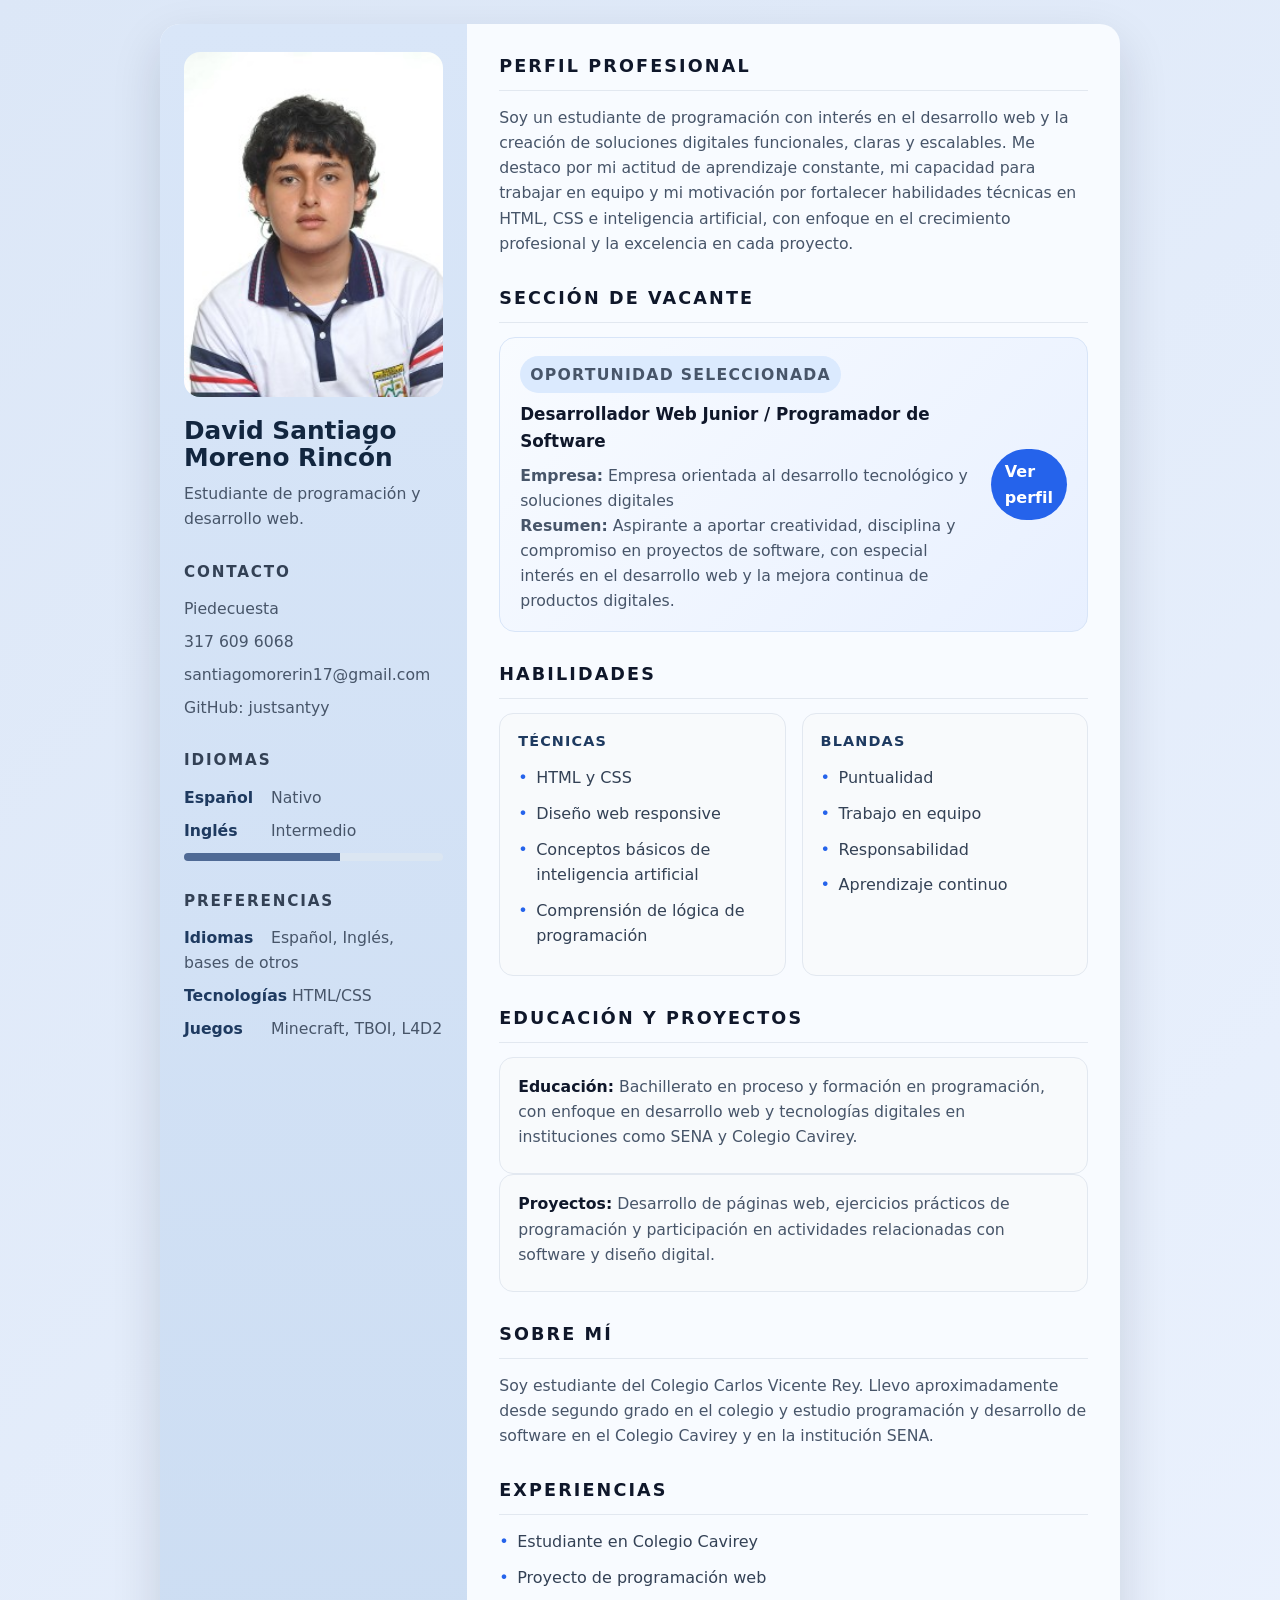
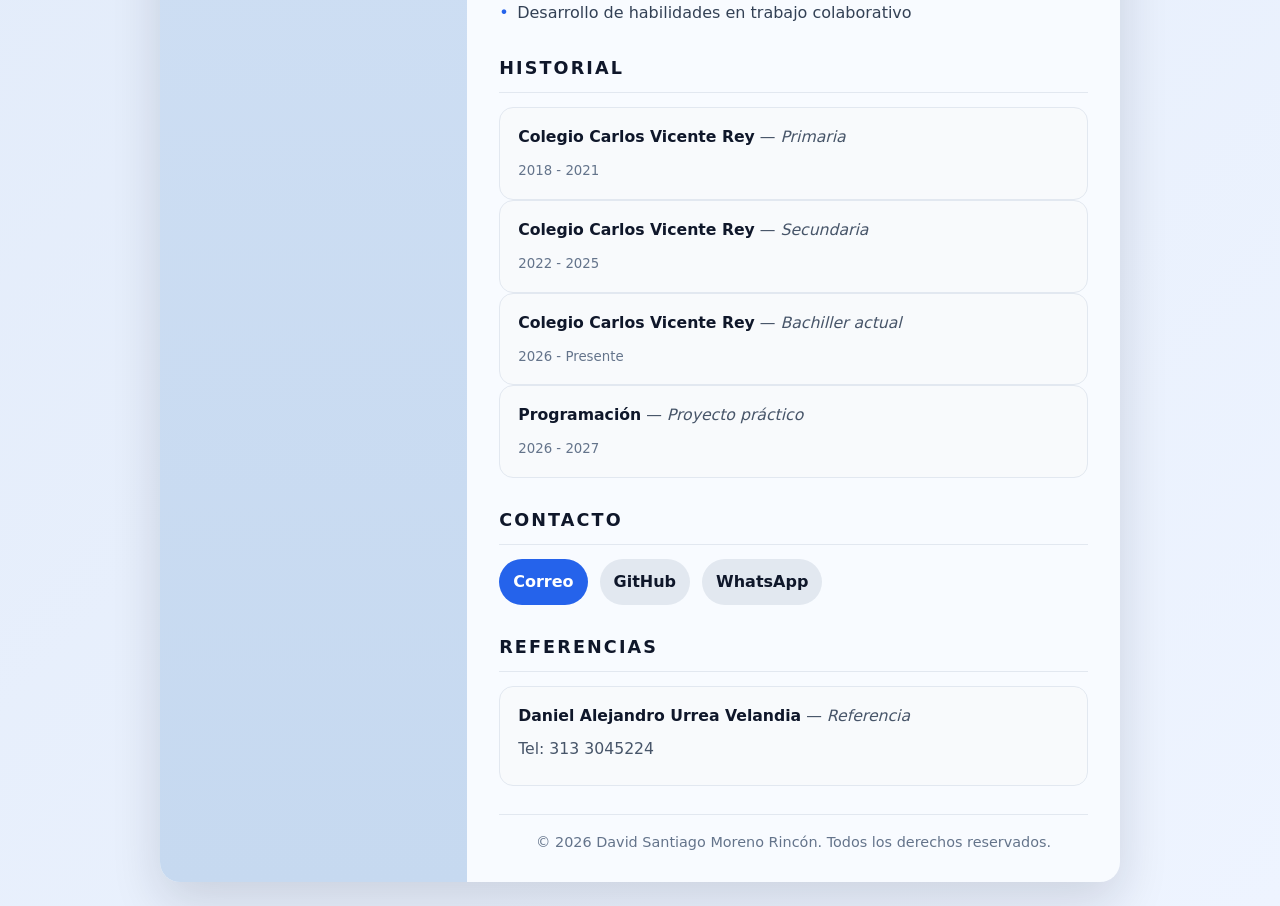
<file: Hoja de vida/programacion/index.html>
<!DOCTYPE html>
<html lang="es">
<head>
    <meta charset="UTF-8">
    <meta name="viewport" content="width=device-width, initial-scale=1.0">
    <title>Hoja de Vida</title>
    <link rel="stylesheet" href="style.css">
</head>
<body>
    <div class="hoja">
        <aside class="sidebar">
            <img src="6126_139_10.jpeg" alt="Foto de perfil">
            <div class="perfil">
                <h1>David Santiago Moreno Rincón</h1>
                <p>Estudiante de programación y desarrollo web.</p>
            </div>
            <section class="bloque">
                <h2>Contacto</h2>
                <p>Piedecuesta</p>
                <p>317 609 6068</p>
                <p>santiagomorerin17@gmail.com</p>
                <p>GitHub: justsantyy</p>
            </section>
            <section class="bloque">
                <h2>Idiomas</h2>
                <p><span>Español</span> Nativo</p>
                <p><span>Inglés</span> Intermedio</p>
                <div class="barra-bg"><div class="barra-fill" style="width:60%"></div></div>
            </section>
            <section class="bloque">
                <h2>Preferencias</h2>
                <p><span>Idiomas</span> Español, Inglés, bases de otros</p>
                <p><span>Tecnologías</span> HTML/CSS</p>
                <p><span>Juegos</span> Minecraft, TBOI, L4D2</p>
            </section>
        </aside>

        <main class="contenido">
            <section class="seccion">
                <h2>Perfil Profesional</h2>
                <p>Soy un estudiante de programación con interés en el desarrollo web y la creación de soluciones digitales funcionales, claras y escalables. Me destaco por mi actitud de aprendizaje constante, mi capacidad para trabajar en equipo y mi motivación por fortalecer habilidades técnicas en HTML, CSS e inteligencia artificial, con enfoque en el crecimiento profesional y la excelencia en cada proyecto.</p>
            </section>

            <section class="seccion">
                <h2>Sección de Vacante</h2>
                <article class="vacante-card">
                    <div>
                        <p class="vacante-etiqueta">Oportunidad seleccionada</p>
                        <h3>Desarrollador Web Junior / Programador de Software</h3>
                        <p><strong>Empresa:</strong> Empresa orientada al desarrollo tecnológico y soluciones digitales</p>
                        <p><strong>Resumen:</strong> Aspirante a aportar creatividad, disciplina y compromiso en proyectos de software, con especial interés en el desarrollo web y la mejora continua de productos digitales.</p>
                    </div>
                    <a href="https://github.com/justsantyy" target="_blank" rel="noopener noreferrer">Ver perfil</a>
                </article>
            </section>

            <section class="seccion">
                <h2>Habilidades</h2>
                <div class="skills-grid">
                    <div class="skill-block">
                        <h3>Técnicas</h3>
                        <ul class="lista">
                            <li>HTML y CSS</li>
                            <li>Diseño web responsive</li>
                            <li>Conceptos básicos de inteligencia artificial</li>
                            <li>Comprensión de lógica de programación</li>
                        </ul>
                    </div>
                    <div class="skill-block">
                        <h3>Blandas</h3>
                        <ul class="lista">
                            <li>Puntualidad</li>
                            <li>Trabajo en equipo</li>
                            <li>Responsabilidad</li>
                            <li>Aprendizaje continuo</li>
                        </ul>
                    </div>
                </div>
            </section>

            <section class="seccion">
                <h2>Educación y Proyectos</h2>
                <article class="item">
                    <p><strong>Educación:</strong> Bachillerato en proceso y formación en programación, con enfoque en desarrollo web y tecnologías digitales en instituciones como SENA y Colegio Cavirey.</p>
                </article>
                <article class="item">
                    <p><strong>Proyectos:</strong> Desarrollo de páginas web, ejercicios prácticos de programación y participación en actividades relacionadas con software y diseño digital.</p>
                </article>
            </section>

            <section class="seccion">
                <h2>Sobre mí</h2>
                <p>Soy estudiante del Colegio Carlos Vicente Rey. Llevo aproximadamente desde segundo grado en el colegio y estudio programación y desarrollo de software en el Colegio Cavirey y en la institución SENA.</p>
            </section>

            <section class="seccion">
                <h2>Experiencias</h2>
                <ul class="lista">
                    <li>Estudiante en Colegio Cavirey</li>
                    <li>Proyecto de programación web</li>
                    <li>Desarrollo de habilidades en trabajo colaborativo</li>
                </ul>
            </section>

            <section class="seccion">
                <h2>Historial</h2>
                <article class="item">
                    <p><strong>Colegio Carlos Vicente Rey</strong> — <em>Primaria</em></p>
                    <small>2018 - 2021</small>
                </article>
                <article class="item">
                    <p><strong>Colegio Carlos Vicente Rey</strong> — <em>Secundaria</em></p>
                    <small>2022 - 2025</small>
                </article>
                <article class="item">
                    <p><strong>Colegio Carlos Vicente Rey</strong> — <em>Bachiller actual</em></p>
                    <small>2026 - Presente</small>
                </article>
                <article class="item">
                    <p><strong>Programación</strong> — <em>Proyecto práctico</em></p>
                    <small>2026 - 2027</small>
                </article>
            </section>

            <section class="seccion contacto">
                <h2>Contacto</h2>
                <div class="botones">
                    <a class="btn btn-primary" href="mailto:santiagomorerin17@gmail.com">Correo</a>
                    <a class="btn btn-secondary" href="https://github.com/justsantyy" target="_blank" rel="noopener noreferrer">GitHub</a>
                    <a class="btn btn-secondary" href="tel:+573176096068">WhatsApp</a>
                </div>
            </section>

            <section class="seccion">
                <h2>Referencias</h2>
                <article class="item">
                    <p><strong>Daniel Alejandro Urrea Velandia</strong> — <em>Referencia</em></p>
                    <p>Tel: 313 3045224</p>
                </article>
            </section>

            <footer class="footer">© 2026 David Santiago Moreno Rincón. Todos los derechos reservados.</footer>
        </main>
    </div>
</body>
</html>
</file>
<file: Hoja de vida/programacion/style.css>
*{box-sizing:border-box;margin:0;padding:0}
body{background:linear-gradient(135deg,#dce7f7,#eef4ff);color:#1f2937;display:flex;justify-content:center;align-items:center;min-height:100vh;padding:24px;font-family:"Inter",system-ui,-apple-system,BlinkMacSystemFont,"Segoe UI",sans-serif;line-height:1.6}
.hoja{width:min(960px,100%);background:#f8fbff;border-radius:20px;box-shadow:0 20px 50px rgba(15,23,42,.14);display:flex;overflow:hidden}
.sidebar{width:32%;min-width:240px;background:linear-gradient(180deg,#d9e6f8,#c6d9f0);padding:28px 24px}
.sidebar img{width:100%;display:block;border-radius:16px;object-fit:cover;margin-bottom:20px}
.perfil h1{font-size:1.55rem;line-height:1.1;margin-bottom:10px;color:#12263f}
.perfil p,.bloque p,.seccion p{color:#475569;font-size:.98rem}
.bloque{margin-top:28px}
.bloque h2,.seccion h2{font-size:.95rem;text-transform:uppercase;letter-spacing:.12em;color:#334155;margin-bottom:12px}
.bloque p{margin-bottom:8px}
.bloque p span{display:inline-block;min-width:82px;font-weight:700;color:#1e3a60}
.barra-bg{background:#dbe6f2;height:8px;width:100%;border-radius:999px;overflow:hidden;margin-top:10px}
.barra-fill{background:#4f6a95;height:100%}
.contenido{width:68%;padding:28px 32px}
.seccion{margin-bottom:28px}
.seccion h2{font-size:1.1rem;color:#0f172a;margin-bottom:14px;border-bottom:1px solid #e2e8f0;padding-bottom:10px}
.lista{list-style:none;margin-top:12px;padding-left:0}
.lista li{position:relative;padding-left:18px;margin-bottom:10px;color:#334155}
.lista li::before{content:"•";position:absolute;left:0;color:#2563eb}
.item{padding:16px 18px;background:#f8fafc;border-radius:14px;border:1px solid #e2e8f0}
.item p{margin-bottom:8px}
.item strong{color:#0f172a}
.item small{color:#64748b}
.vacante-card{display:flex;justify-content:space-between;align-items:center;gap:16px;padding:18px 20px;background:linear-gradient(135deg,#f8fbff,#e8f0ff);border:1px solid #d8e5f8;border-radius:16px}
.vacante-etiqueta{display:inline-block;margin-bottom:8px;padding:6px 10px;border-radius:999px;background:#dbeafe;color:#1d4ed8;font-size:.78rem;font-weight:700;text-transform:uppercase;letter-spacing:.08em}
.vacante-card h3{font-size:1.05rem;color:#0f172a;margin-bottom:8px}
.vacante-card a{display:inline-flex;align-items:center;justify-content:center;padding:10px 14px;border-radius:999px;background:#2563eb;color:#fff;text-decoration:none;font-weight:600;transition:transform .2s ease,box-shadow .2s ease}
.vacante-card a:hover{transform:translateY(-2px);box-shadow:0 8px 18px rgba(37,99,235,.2)}
.skills-grid{display:grid;grid-template-columns:repeat(2,minmax(0,1fr));gap:16px}
.skill-block{padding:16px 18px;background:#f8fafc;border-radius:14px;border:1px solid #e2e8f0}
.skill-block h3{font-size:.9rem;color:#1e3a60;margin-bottom:10px;text-transform:uppercase;letter-spacing:.08em}
.botones{display:flex;flex-wrap:wrap;gap:12px}
.btn{display:inline-flex;align-items:center;justify-content:center;padding:10px 14px;border-radius:999px;text-decoration:none;font-weight:600;transition:transform .2s ease,box-shadow .2s ease}
.btn:hover{transform:translateY(-2px)}
.btn-primary{background:#2563eb;color:#fff}
.btn-secondary{background:#e2e8f0;color:#0f172a}
.footer{margin-top:24px;padding-top:16px;border-top:1px solid #e2e8f0;text-align:center;color:#64748b;font-size:.9rem}
@media(max-width:900px){.hoja{flex-direction:column;gap:0}.sidebar,.contenido{width:100%}.sidebar{min-width:auto;padding:24px 22px}.contenido{padding:28px 22px}.sidebar img{margin-bottom:20px}}@media(max-width:680px){body{padding:18px}.perfil h1{font-size:1.45rem}.bloque h2,.seccion h2{font-size:1rem}.lista li{padding-left:16px;margin-bottom:8px}.item{padding:14px 16px}.vacante-card{flex-direction:column;align-items:flex-start}.skills-grid{grid-template-columns:1fr}.botones{flex-direction:column;align-items:stretch}.btn{text-align:center}}@media(max-width:520px){body{padding:14px;align-items:flex-start}.hoja{border-radius:14px}.sidebar{padding:16px 14px}.contenido{padding:18px 14px}.perfil h1{font-size:1.25rem}.bloque h2,.seccion h2{font-size:.98rem}.sidebar img{margin-bottom:14px}.bloque p span{min-width:70px}}
</file>
